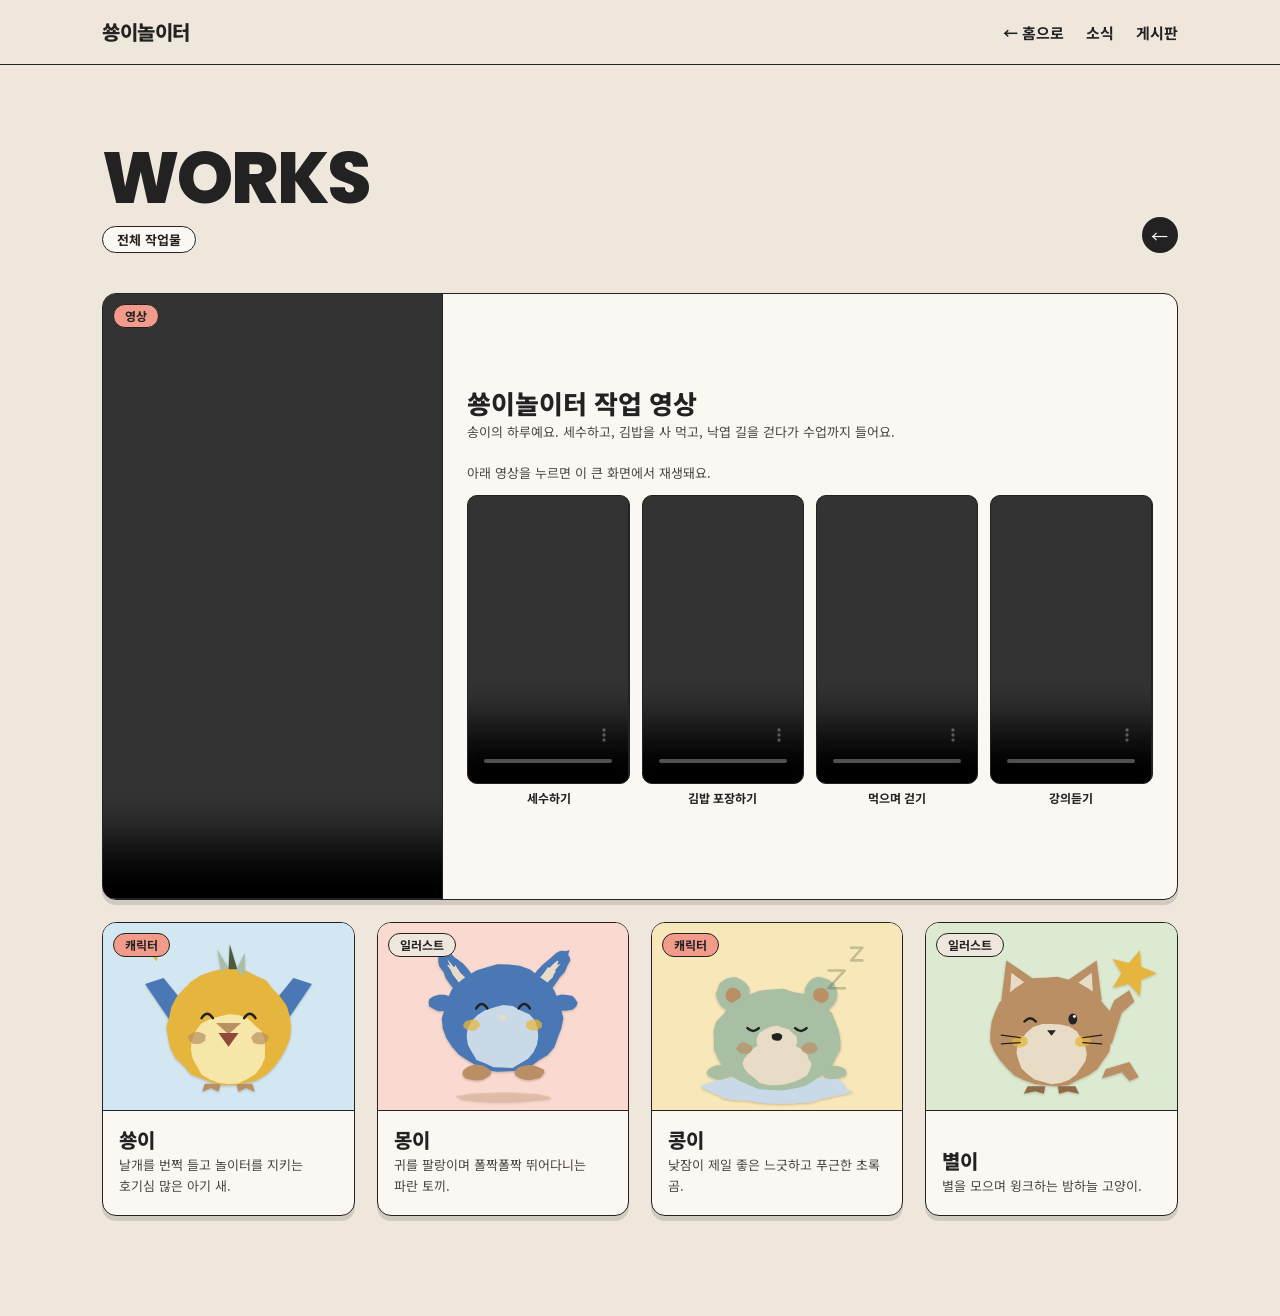
<file: works.html>
<!DOCTYPE html>
<html lang="ko">
<head>
  <meta charset="UTF-8">
  <meta name="viewport" content="width=device-width, initial-scale=1">
  <title>전체 작업물 · 쑝이놀이터</title>
  <meta name="description" content="쑝이놀이터의 모든 작업물을 모아 봤어요.">
  <link rel="preconnect" href="https://fonts.googleapis.com">
  <link rel="preconnect" href="https://fonts.gstatic.com" crossorigin>
  <link href="https://fonts.googleapis.com/css2?family=Noto+Sans+KR:wght@400;500;700;800&family=Poppins:wght@800&display=swap" rel="stylesheet">
  <link rel="stylesheet" href="style.css?v=84">
</head>
<body>

  <!-- 맨 위 메뉴 (홈과 같은 모양): 로고와 홈으로 가는 링크 -->
  <header class="nav">
    <a class="logo" href="index.html" aria-label="쑝이놀이터 홈으로">쑝이놀이터</a>
    <nav class="menu" aria-label="주 메뉴">
      <a href="index.html">← 홈으로</a>
      <a href="news.html">소식</a>
      <a href="board.html">게시판</a>
    </nav>
  </header>

  <main>
    <!-- 전체 작업물: 새 작업물은 홈(index.html)의 WORKS 카드와 이곳에 같이 넣어요 -->
    <section class="section news-page works-page">
      <div class="wrap">
        <div class="head">
          <div>
            <h2 class="en-title">WORKS</h2>
            <span class="pill-tag">전체 작업물</span>
          </div>
          <a class="more" href="index.html#works" aria-label="홈으로 돌아가기">←</a>
        </div>

        <div class="cards">
          <!-- 영상 카드: 세로 영상이라 카드 가로 전체를 쓰고 왼쪽 영상 + 오른쪽 글. 영상 파일은 work5-video.mp4, 제목 · 설명은 바꿔 쓰세요 -->
          <article class="card video-card">
            <div class="card-img" style="--c: var(--pastel-blue)">
              <span class="label coral">영상</span>
              <video src="work5-video.mp4#t=0.1" controls playsinline preload="metadata" aria-label="쑝이놀이터 작업 영상"></video>
            </div>
            <div class="card-body">
              <div><h3>쑝이놀이터 작업 영상</h3><p class="video-desc">송이의 하루예요. 세수하고, 김밥을 사 먹고, 낙엽 길을 걷다가 수업까지 들어요.</p></div>
              <p class="clips-hint">아래 영상을 누르면 이 큰 화면에서 재생돼요.</p>
              <!-- 8초 영상 4개 (영상을 바꾸거나 더하면 홈과 works.html 두 곳에 같이 넣어요) -->
              <div class="clips">
                <figure class="clip" data-desc="구름무늬 잠옷을 입은 송이가 졸린 눈으로 물을 받아 세수하며 잠에서 깨어나요.">
                  <video src="work6-washing.mp4#t=0.1" controls playsinline preload="metadata" aria-label="세수하기"></video>
                  <figcaption>세수하기</figcaption>
                </figure>
                <figure class="clip" data-desc="분식 가게에 들어간 송이가 포장된 김밥을 건네받아 소중히 들어요.">
                  <video src="work7-snackshop.mp4#t=0.1" controls playsinline preload="metadata" aria-label="김밥 포장하기"></video>
                  <figcaption>김밥 포장하기</figcaption>
                </figure>
                <figure class="clip" data-desc="단풍 든 공원 벤치에서 송이가 김밥을 먹고, 노란 낙엽이 깔린 길을 걸어가요.">
                  <video src="work8-walking.mp4#t=0.1" controls playsinline preload="metadata" aria-label="먹으며 걷기"></video>
                  <figcaption>먹으며 걷기</figcaption>
                </figure>
                <figure class="clip" data-desc="교실에 앉아 노트북으로 수업을 듣던 송이가 카메라를 보며 활짝 웃어요.">
                  <video src="work9-clip.mp4#t=0.1" controls playsinline preload="metadata" aria-label="강의듣기"></video>
                  <figcaption>강의듣기</figcaption>
                </figure>
              </div>
            </div>
          </article>
          <!-- 이미지 자리: img의 src를 내 작업 이미지로 바꾸면 돼요 -->
          <article class="card">
            <div class="card-img" style="--c: var(--pastel-blue)">
              <span class="label coral">캐릭터</span>
              <img src="work1-ssoongi.svg?v=5" alt="쑝이 작업 이미지">
            </div>
            <div class="card-body">
              <div><h3>쑝이</h3><p>날개를 번쩍 들고 놀이터를 지키는 호기심 많은 아기 새.</p></div>
            </div>
          </article>
          <article class="card">
            <div class="card-img" style="--c: var(--pastel-peach)">
              <span class="label beige">일러스트</span>
              <img src="work2-mongi.svg?v=5" alt="몽이 작업 이미지">
            </div>
            <div class="card-body">
              <div><h3>몽이</h3><p>귀를 팔랑이며 폴짝폴짝 뛰어다니는 파란 토끼.</p></div>
            </div>
          </article>
          <article class="card">
            <div class="card-img" style="--c: var(--pastel-yellow)">
              <span class="label coral">캐릭터</span>
              <img src="work3-kongi.svg?v=5" alt="콩이 작업 이미지">
            </div>
            <div class="card-body">
              <div><h3>콩이</h3><p>낮잠이 제일 좋은 느긋하고 푸근한 초록 곰.</p></div>
            </div>
          </article>
          <article class="card">
            <div class="card-img" style="--c: var(--pastel-green)">
              <span class="label beige">일러스트</span>
              <img src="work4-byeoli.svg?v=5" alt="별이 작업 이미지">
            </div>
            <div class="card-body">
              <div><h3>별이</h3><p>별을 모으며 윙크하는 밤하늘 고양이.</p></div>
            </div>
          </article>
        </div>
      </div>
    </section>
  </main>

  <!-- 작은 영상을 누르면 큰 화면으로 바꿔 재생 -->
  <script src="videoswap.js?v=2"></script>
</body>
</html>
</file>
<file: style.css>
/* =====================================================
   쑝이놀이터 — 동네 안내 책자 스타일
   색 · 글꼴 · 간격은 아래 :root 에서 바꾸면 전체에 적용돼요.
   ===================================================== */
:root {
  /* ----- 색 ----- */
  --bg: #EFE6DC;            /* 바탕: 연한 베이지 크림 */
  --bg-deep: #E2D5C4;       /* 맨 아래 연락 구역: 한 단계 진한 베이지 */
  --ivory: #FBF8F3;         /* 카드 · 박스 안쪽 */
  --ink: #222222;           /* 글자와 선 (완전한 검정은 쓰지 않음) */
  --gray: #6F695F;          /* 작은 보조 글 */
  --coral: #F29B8B;         /* 포인트 1: 이름표 · 강조 */
  --sky: #7FB8D8;           /* 포인트 2: 버튼 테두리 · 작은 장식 */
  --mustard: #E8B84F;       /* 포인트 3: 아주 조금만 */
  /* 파스텔 칸 배경 (건물 일러스트와 같은 톤) */
  --pastel-blue: #D3E7F3;
  --pastel-peach: #FAD9D0;
  --pastel-yellow: #F7E7B9;
  --pastel-green: #DCEAD2;
  --pastel-lilac: #E4DDF1;   /* 송이 칸 배경 */

  /* ----- 글꼴 ----- */
  --font-en: 'Poppins', 'Noto Sans KR', sans-serif;
  --font-ko: 'Noto Sans KR', sans-serif;

  /* ----- 간격 ----- */
  --side: 8%;               /* 좌우 여백 (PC) */
  --section-y: 100px;       /* 구역 위아래 여백 */
  --max: 1080px;            /* 내용 최대 너비 */
  --radius: 14px;           /* 카드 모서리 */
  --line: 1.5px solid var(--ink);
}

* { box-sizing: border-box; margin: 0; padding: 0; }
html { scroll-behavior: smooth; scroll-padding-top: 70px; }
body {
  background: var(--bg);
  color: var(--ink);
  font-family: var(--font-ko);
  font-size: 15px;
  line-height: 1.8;
  word-break: keep-all;
  -webkit-font-smoothing: antialiased;
}
a { color: inherit; text-decoration: none; }
img { display: block; max-width: 100%; }
ul { list-style: none; }
:focus-visible { outline: 3px solid var(--sky); outline-offset: 3px; }

/* 안쪽 내용 영역: 가운데 정렬, 최대 1080px */
.wrap { max-width: var(--max); margin: 0 auto; }
.section { padding: var(--section-y) var(--side); }

/* ===== 영문 큰 제목 (Poppins ExtraBold, 대문자, 글자 사이 살짝 좁게) ===== */
.en-title {
  font-family: var(--font-en); font-weight: 800; text-transform: uppercase;
  letter-spacing: -0.03em; line-height: 1.05;
  font-size: clamp(40px, 7vw, 72px);
}
/* 한글 이름표: 둥근 알약 모양 테두리 */
.pill-tag {
  display: inline-block; margin-top: 10px;
  font-size: 13px; font-weight: 700; line-height: 1.5;
  padding: 3px 14px; border: var(--line); border-radius: 999px; background: var(--ivory);
}
/* 제목 줄: 왼쪽 제목, 오른쪽 끝 '더 보기' 동그라미 버튼 */
.head { display: flex; justify-content: space-between; align-items: flex-end; margin-bottom: 40px; }
.more, .arrow {
  display: inline-flex; align-items: center; justify-content: center; flex: none;
  width: 36px; height: 36px; border-radius: 50%;
  background: var(--ink); color: var(--ivory);
  font-size: 17px; line-height: 1; transition: transform .25s ease;
}
button.more { border: 0; font-family: inherit; cursor: pointer; padding: 0; }
.more[hidden] { display: none; }
.more:hover, .card:hover .arrow, .row:hover .arrow { transform: scale(1.12); }

/* ===== 1. 맨 위 메뉴 ===== */
.nav {
  position: fixed; top: 0; left: 0; right: 0; z-index: 50;
  display: flex; justify-content: space-between; align-items: center;
  padding: 14px var(--side);
  background: var(--bg);
  border-bottom: 1px solid var(--ink);          /* 아주 얇은 선 */
  transition: padding .35s ease;
}
/* 스크롤을 내리면(.slim) 위아래 여백과 글자가 줄어 얇아짐 */
.nav.slim { padding-top: 6px; padding-bottom: 6px; }
.logo, .menu { transition: font-size .35s ease; }
.nav.slim .logo { font-size: 16px; }
.nav.slim .menu { font-size: 14px; }
.logo { font-weight: 800; font-size: 20px; letter-spacing: -0.03em; }
.menu { display: flex; gap: 22px; font-size: 15px; font-weight: 700; }
.menu a:hover { text-decoration: underline; text-underline-offset: 5px; text-decoration-thickness: 2px; text-decoration-color: var(--coral); }

/* ===== 2. 첫 화면 ===== */
.hero { --town-h: clamp(70px, 10vw, 200px); padding-top: 130px; position: relative; overflow: hidden; }   /* --town-h: 집과 나무 띠 높이(화면 너비에 비례) */
.hero .wrap { transform-origin: 50% 0; will-change: transform, opacity; max-width: none; padding-inline: max(var(--side), calc((100% - var(--max)) / 2)); }
.hero .en-title { font-size: clamp(40px, 8.4vw, 100px); }
.hero .en-title span { display: block; }
/* 한 단어만 코랄 형광펜 효과: 물결 모양 띠가 옆으로 천천히 흘러서 두꺼워졌다 얇아졌다 하며 물결치는 것처럼 보임 */
mark {
  color: inherit; background-color: transparent;   /* 브라우저 기본 노란 배경 없앰 */
  background-image: url("data:image/svg+xml,%3Csvg xmlns=%27http://www.w3.org/2000/svg%27 viewBox=%270 0 48 20%27 preserveAspectRatio=%27none%27%3E%3Cpath d=%27M0 10 Q12 0 24 10 T48 10 V20 H0 Z%27 fill=%27%23F29B8B%27/%3E%3C/svg%3E");
  background-repeat: repeat-x;
  background-size: 56px 42%;        /* 물결 한 마디의 너비 · 띠의 높이 */
  background-position: 0 90%;
  padding: 0 4px; margin: 0 -4px;
  animation: wave-flow 50s linear infinite;   /* 물결 한 줄(script.js가 랜덤으로 만듦)이 천천히 흐름 */
}
@keyframes wave-flow { to { background-position: var(--tile, 56px) 90%; } }
@media (prefers-reduced-motion: reduce) { mark { animation: none; } }
.lead { margin-top: 20px; font-size: 16px; max-width: 34em; }
.hint {
  display: none;                      /* 기본은 숨김: 휴대폰 · 터치에서는 안 보임 */ margin-top: 14px; font-size: 13px; font-weight: 700; line-height: 1.5;
  padding: 5px 16px; border: 2px solid var(--sky); border-radius: 999px; background: var(--ivory);
}
/* 마우스가 있는 컴퓨터(포인터 기능이 켜지는 곳)에서만 보임 */
@media (hover: hover) and (pointer: fine) and (min-width: 701px) { .hint { display: inline-block; } }

/* 아치(윗부분이 둥근 문 모양) 칸 4개: 가운데 둘은 더 크게, 높이는 엇갈리게 */
.arches {
  display: flex; align-items: flex-end; justify-content: center; gap: 18px;
  margin-top: 48px; padding-bottom: calc(var(--town-h) * .54);
}
.arch {
  flex: 1; max-width: 230px; border: 0;                 /* 검정 테두리 없음 */
  border-radius: 999px 999px 0 0;
  display: flex; align-items: flex-end; justify-content: center;
  padding: 0 14px 0;
  overflow: hidden;
}
.arch .cimg { display: block; width: 100%; margin-bottom: 38px; }   /* 아래 이름표 자리를 비움 */
.arch-name { position: absolute; left: 0; right: 0; bottom: 9px; margin: 0 auto; width: max-content; font-size: 12px; font-weight: 800; line-height: 1.5; padding: 1px 12px; border: var(--line); border-radius: 999px; background: var(--ivory); pointer-events: none; opacity: 0; transform: translateY(8px); transition: opacity .35s ease, transform .35s cubic-bezier(.22, 1, .36, 1); }   /* 평소엔 숨김 */
.arch:hover .arch-name, .arch:focus-visible .arch-name { opacity: 1; transform: none; }   /* 마우스를 올리면 아래에서 떠오르며 나타남 */
.cimg img { display: block; width: 100%; height: auto; }
.a1 { height: 270px; background: var(--pastel-yellow); margin-bottom: 40px; }
.a2 { height: 360px; background: var(--pastel-blue); max-width: 250px; }
.a3 { height: 340px; background: var(--pastel-green); max-width: 250px; margin-bottom: 20px; }
.a4 { height: 250px; background: var(--pastel-peach); margin-bottom: 60px; }

/* 건물과 나무 띠 장식: 첫 화면 맨 아래 */
.town { display: block; width: 100%; height: var(--town-h); margin-top: calc(var(--town-h) * -.54); position: relative; }   /* 화면이 커지면 집과 나무도 함께 커지고, 작아지면 함께 작아짐 */
.town-move { animation: town-slide 60s linear infinite; }   /* 60초에 한 칸: 천천히 */
@keyframes town-slide { to { transform: translateX(-600px); } }
@media (prefers-reduced-motion: reduce) { .town-move { animation: none; } }

/* ===== 3. NEWS ===== */
.news-box { background: var(--ivory); border: var(--line); border-radius: var(--radius); padding: 8px 30px; }
.row { display: flex; align-items: center; gap: 18px; padding: 18px 0; border-bottom: 1.5px dotted rgba(34,34,34,.5); }
.row:last-child { border-bottom: 0; }
.sq { width: 58px; height: 58px; flex: none; background: var(--c); border: var(--line); border-radius: 8px; overflow: hidden; display: flex; align-items: flex-end; justify-content: center; }
.sq img { width: 90%; }
.row-text { flex: 1; min-width: 0; display: flex; flex-direction: column; }
.row-text strong { font-size: 16px; font-weight: 700; line-height: 1.5; }
.row-text small { font-size: 12px; color: var(--gray); }
.row .arrow { width: 28px; height: 28px; font-size: 14px; }

/* ===== 4. WORKS ===== */
.cards { display: grid; grid-template-columns: repeat(4, 1fr); gap: 22px; }
.card {
  display: flex; flex-direction: column;
  background: var(--ivory); border: var(--line); border-radius: var(--radius);
  box-shadow: 0 5px 0 rgba(34,34,34,.14);       /* 아래쪽에 살짝 그림자 */
  overflow: hidden; transition: transform .3s ease;
}
.card:hover { transform: translateY(-4px); }
.card-img { position: relative; background: var(--c); aspect-ratio: 4 / 3; display: flex; align-items: flex-end; justify-content: center; border-bottom: var(--line); }
.card-img img { width: 100%; height: 100%; object-fit: contain; }
.label {
  position: absolute; left: 10px; top: 10px; z-index: 1;
  font-size: 12px; font-weight: 700; line-height: 1.5; padding: 2px 11px;
  border: var(--line); border-radius: 999px;
}
.label.coral { background: var(--coral); }
.label.beige { background: var(--bg); }
.card-body { display: flex; align-items: flex-end; justify-content: space-between; gap: 10px; padding: 16px 16px 18px; flex: 1; }
.card-body h3 { font-size: 20px; font-weight: 800; line-height: 1.3; margin-bottom: 2px; }
.card-body p { font-size: 13px; line-height: 1.6; color: #4a4640; }

/* ===== 5. ABOUT ===== */
.about { display: grid; grid-template-columns: 300px 1fr; gap: 56px; align-items: center; }
.profile {
  width: 100%; aspect-ratio: 5 / 6; background: var(--pastel-yellow);
  border: var(--line); border-radius: 999px 999px 14px 14px;     /* 아치형 프로필 칸 */
  display: flex; align-items: flex-end; justify-content: center; overflow: hidden; padding: 0 20px;
}
.profile img { width: 100%; margin-bottom: 12px; }
.about-text h3 { font-size: clamp(22px, 3vw, 28px); font-weight: 800; margin-bottom: 8px; line-height: 1.4; }
.about-text p { margin-bottom: 20px; max-width: 34em; }
.tags { display: flex; flex-wrap: wrap; gap: 8px; }
.tags li { font-size: 13px; font-weight: 700; line-height: 1.5; padding: 4px 16px; border: var(--line); border-radius: 999px; background: var(--ivory); }
.tags li:nth-child(1) { background: var(--coral); }
.tags li:nth-child(2) { border-color: var(--sky); border-width: 2px; }

/* ===== 쑝이와 친구들 ===== */
.friend-grid { display: grid; grid-template-columns: repeat(5, 1fr); gap: 18px; }
.friend { text-align: center; }
.friend-arch {
  aspect-ratio: 4 / 5; background: var(--c); border-radius: 999px 999px 14px 14px;
  display: flex; align-items: flex-end; justify-content: center; overflow: hidden; padding: 0 14px;
  margin-bottom: 14px; transition: transform .3s ease;
}
.friend-arch img { width: 100%; margin-bottom: 8px; }
.friend:hover .friend-arch { transform: translateY(-4px); }
.friend h3 { font-size: 20px; font-weight: 800; line-height: 1.3; }
.friend p { font-size: 13px; color: #4a4640; }
@media (max-width: 960px) { .friend-grid { grid-template-columns: 1fr 1fr; } .friend:last-child:nth-child(odd) { grid-column: 1 / -1; width: 50%; justify-self: center; } }   /* 5번째(송이)는 가운데 */
@media (max-width: 700px) { .friend-grid { gap: 14px; } }
@media (prefers-reduced-motion: reduce) { .friend-arch { transition: none; } }

/* 타이핑 효과 (ABOUT 소개) */
.sr-only { position: absolute; width: 1px; height: 1px; overflow: hidden; clip: rect(0 0 0 0); white-space: nowrap; }
.type-rest { visibility: hidden; }
.type-caret { width: 2px; height: 1.05em; margin-left: 2px; vertical-align: -0.15em; background: var(--coral); animation: caret-blink 1s steps(1) infinite; }
@keyframes caret-blink { 50% { opacity: 0; } }

/* ===== 6. CONTACT ===== */
.contact { position: relative; isolation: isolate; padding: var(--section-y) var(--side) 50px; text-align: center; }
/* 진한 베이지 바탕 띠: 처음엔 얇다가 스크롤을 내리면 아래에서 위로 두꺼워짐(--grow는 script.js가 0~1로 바꿈) */
.contact::before {
  content: ""; position: absolute; left: 0; right: 0; bottom: 0; z-index: -1;
  height: calc(var(--grow, 1) * 100%); background: var(--bg-deep); border-top: var(--line);
}
.en-title.big { font-size: clamp(48px, 10vw, 120px); }
.contact-lead { margin: 18px 0 28px; }
.buttons { display: flex; flex-wrap: wrap; gap: 12px; justify-content: center; margin-bottom: 70px; }
.btn {
  display: inline-block; font-size: 14px; font-weight: 700; line-height: 1.5;
  padding: 11px 26px; border-radius: 999px; border: var(--line); transition: transform .25s ease;
}
.btn:hover { transform: translateY(-2px); }
.btn.dark { background: var(--ink); color: var(--ivory); }
.btn.line { background: var(--ivory); border-color: var(--sky); border-width: 2px; }
.copy { font-size: 12px; color: var(--gray); }

/* ===== 스크롤을 따라다니는 연락하기 · 맨 위로 버튼 ===== */
.float {
  position: fixed; right: 20px; bottom: 20px; z-index: 60;
  display: flex; flex-direction: column; align-items: flex-end; gap: 10px;
}
/* 연락하기는 처음부터 항상 떠 있고, 맨 위로 버튼만 스크롤을 내리면(.show) 나타남 */
.float .to-top { opacity: 0; visibility: hidden; transform: translateY(12px); transition: opacity .3s, transform .3s, visibility .3s; }
.float.show .to-top { opacity: 1; visibility: visible; transform: none; }
.float.show .to-top:hover { transform: translateY(-3px); }
/* 배경음악 버튼 (처음엔 꺼짐: 빗금 있는 음표, 켜지면 코랄색 + 음표가 통통) */
.bgm {
  position: relative; width: 46px; height: 46px; border-radius: 50%; cursor: pointer;
  border: 2px solid var(--sky); background: var(--ivory); color: var(--ink);
  font-size: 22px; line-height: 1; display: flex; align-items: center; justify-content: center;
  box-shadow: 0 3px 8px rgba(34,34,34,.18); transition: transform .2s, background .25s;
}
.bgm:hover { transform: translateY(-3px); }
.bgm[aria-pressed="false"]::after { content: ""; position: absolute; left: 9px; right: 9px; top: 50%; border-top: 2px solid var(--ink); transform: rotate(-40deg); }
.bgm[aria-pressed="true"] { background: var(--coral); border-color: var(--ink); }
.bgm[aria-pressed="true"] span { animation: note-bob 1s ease-in-out infinite; }
@keyframes note-bob { 0%, 100% { transform: translateY(1px) rotate(-6deg); } 50% { transform: translateY(-3px) rotate(6deg); } }
@media (prefers-reduced-motion: reduce) { .bgm, .bgm span { transition: none; animation: none !important; } }
.float-contact { box-shadow: 0 3px 8px rgba(34,34,34,.18); }
.to-top {
  width: 46px; height: 46px; border-radius: 50%; border: var(--line); cursor: pointer;
  background: var(--mustard); color: var(--ink);
  display: flex; align-items: center; justify-content: center;
  box-shadow: 0 3px 8px rgba(34,34,34,.18); transition: transform .2s;
}
.to-top:hover { transform: translateY(-3px); }

/* ===== 스크롤하면 아래에서 부드럽게 올라오며 나타남 (0.6초) ===== */
.js .reveal { opacity: 0; transform: translateY(34px); transition: opacity .9s cubic-bezier(.22, 1, .36, 1), transform 1s cubic-bezier(.22, 1, .36, 1); }
.js .reveal.in { opacity: 1; transform: none; }
/* 구역 안의 조각들(카드 · 소식 줄 · 친구 · 태그)은 0.09초 간격으로 차례로 흘러 올라옴 */
/* WORKS · FRIENDS 카드는 각자 화면에 들어올 때 하나씩 fade-up (script.js가 .up을 붙임) */
.js :is(.card, .friend, .row, .profile, .about-text, .tags li, .contact .wrap > *, .arch, #news .en-title, #works .en-title, #friends .en-title, #about .en-title, .hero .en-title > *, .hero .lead, .hero .hint, .hero .town):not(.up) { opacity: 0; }
.js :is(.card, .friend, .row, .profile, .about-text, .tags li, .contact .wrap > *, .arch, #news .en-title, #works .en-title, #friends .en-title, #about .en-title, .hero .en-title > *, .hero .lead, .hero .hint, .hero .town).up { animation: flow-up 1s cubic-bezier(.22, 1, .36, 1) backwards; }
/* NEWS · WORKS · FRIENDS 카드 안의 제목(이름) · 설명(날짜): 카드가 올라온 뒤 이어서 차례로 fade-up */
.js :is(.friend, .card, .row):not(.up) :is(h3, p, strong, small, .sq) { opacity: 0; }
.js :is(.friend, .card, .row).up :is(h3, p, strong, small, .sq) { animation: flow-up 1s cubic-bezier(.22, 1, .36, 1) backwards; animation-delay: calc(var(--d, 0s) + .3s); }
.js :is(.friend, .card, .row).up :is(p, small) { animation-delay: calc(var(--d, 0s) + .45s); }
.js .row.up .sq { animation-delay: calc(var(--d, 0s) + .15s); }   /* 썸네일이 먼저, 이어서 제목 · 날짜 */
:is(.cards, .friend-grid, .news-box, .tags) > :nth-child(2) { --i: 1; }
:is(.cards, .friend-grid, .news-box, .tags) > :nth-child(3) { --i: 2; }
:is(.cards, .friend-grid, .news-box, .tags) > :nth-child(4) { --i: 3; }
.friend-grid > :nth-child(5) { --i: 4; }
.about-text { --i: 1; }
@keyframes flow-up { from { opacity: 0; transform: translateY(26px); } to { opacity: 1; transform: none; } }

/* ===== 태블릿 ===== */
@media (max-width: 960px) {
  .cards { grid-template-columns: 1fr 1fr; }
}

/* ===== 휴대폰 ===== */
@media (max-width: 700px) {
  :root { --side: 20px; --section-y: 80px; }
  .menu { gap: 9px; font-size: 13px; }
  .nav.slim .menu { font-size: 13px; }
  .login-btn { padding: 2px 9px; }
  .logo { font-size: 16px; }
  .nav.slim .logo { font-size: 15px; }
  .hero { padding-top: 110px; }
  .arches { gap: 8px; }
  .arch { padding: 0 6px; }
  .a1 { height: 170px; } .a2 { height: 230px; } .a3 { height: 215px; } .a4 { height: 155px; }
  .cards { grid-template-columns: 1fr; }
  .about { grid-template-columns: 1fr; gap: 32px; }
  .profile { max-width: 240px; margin: 0 auto; }
  .news-box { padding: 4px 18px; }
}

/* ===== '움직임 줄이기' 설정을 켠 사람에게는 움직임을 끔 ===== */
@media (prefers-reduced-motion: reduce) {
  .nav, .logo, .menu { transition: none; }
  html { scroll-behavior: auto; }
  .js .reveal { opacity: 1; transform: none; transition: none; }
  .js .reveal :is(.card, .row, .friend, .tags li, .about-text, .profile) { opacity: 1 !important; animation: none !important; }
  .js :is(.card, .friend, .row, .profile, .about-text, .tags li, .contact .wrap > *, .arch, #news .en-title, #works .en-title, #friends .en-title, #about .en-title, .hero .en-title > *, .hero .lead, .hero .hint, .hero .town) { opacity: 1 !important; animation: none !important; }
  .js :is(.friend, .card, .row) :is(h3, p, strong, small, .sq) { opacity: 1 !important; animation: none !important; }
  .card, .more, .arrow, .btn, .float, .to-top { transition: none; }
}

/* ===== 로그인 버튼 (헤더) + BOARD 게시판 ('동네 안내 책자' 스타일: 아이보리 카드 · 먹색 테두리 · 알약 이름표 · 캐릭터 얼굴) ===== */
.login-btn {
  font: inherit; font-weight: 700; cursor: pointer; color: var(--ink);
  background: var(--ivory); border: 2px solid var(--sky); border-radius: 999px; padding: 2px 14px;
  transition: transform .25s ease;
}
.login-btn:hover { transform: translateY(-2px); }
.post-form[hidden], .board-login[hidden], .admin[hidden], #adminLink[hidden] { display: none; }
.admin { padding-bottom: 0; }   /* 관리자 구역은 BOARD 바로 위에 붙여 보이게 */
#adminLink { color: var(--coral); }
.board-count { margin-left: 10px; font-size: 12px; font-weight: 700; color: var(--gray); }

/* 글쓰기 칸 */
.post-form {
  position: relative; display: grid; gap: 12px; margin-bottom: 28px; padding: 30px 24px 20px;
  background: var(--ivory); border: var(--line); border-radius: var(--radius);
  box-shadow: 0 4px 0 rgba(34, 34, 34, .08);
}
.form-tag { position: absolute; top: -14px; left: 20px; margin: 0; background: var(--coral); }   /* 칸 위에 걸친 '글쓰기' 이름표 */
.post-form input, .post-form textarea {
  font: inherit; color: var(--ink); width: 100%; box-sizing: border-box;
  background: var(--bg); border: var(--line); border-radius: 10px; padding: 10px 14px; resize: vertical;
}
.post-form input:focus, .post-form textarea:focus { outline: 2px solid var(--sky); outline-offset: 1px; }
.post-form-foot { display: flex; justify-content: space-between; align-items: center; gap: 12px; flex-wrap: wrap; }
.post-form-foot small, .post small { font-size: 12px; color: var(--gray); }
.post-form .btn:disabled { opacity: .5; cursor: default; }
.board-login {
  display: flex; align-items: center; justify-content: center; gap: 6px; flex-wrap: wrap; text-align: center;
  margin-bottom: 28px; padding: 14px 18px; color: var(--gray);
  background: var(--ivory); border: 1.5px dashed rgba(34, 34, 34, .5); border-radius: var(--radius);
}
.link-btn { font: inherit; font-weight: 700; color: var(--ink); background: none; border: 0; padding: 0; cursor: pointer; text-decoration: underline; text-decoration-color: var(--coral); text-decoration-thickness: 2px; text-underline-offset: 4px; }

/* 글 목록: 왼쪽 캐릭터 얼굴 + 오른쪽 제목 · 내용 · 이름표 */
.post-list { list-style: none; margin: 0; padding: 0; display: grid; gap: 14px; }
.post, .post-empty {
  background: var(--ivory); border: var(--line); border-radius: var(--radius);
  box-shadow: 0 4px 0 rgba(34, 34, 34, .08);
}
.post { position: relative; display: flex; gap: 16px; align-items: flex-start; padding: 18px 20px; transition: transform .3s ease, box-shadow .3s ease; }
.post:hover { transform: translateY(-4px); box-shadow: 0 8px 0 rgba(34, 34, 34, .08); }   /* 마우스를 올리면 4px 떠오름 */
.post.in { animation: flow-up 1s cubic-bezier(.22, 1, .36, 1) backwards; animation-delay: var(--d, 0s); }   /* 처음 열릴 때 차례로 올라옴 */
.avatar { width: 54px; height: 54px; flex: none; background: var(--c); border: var(--line); border-radius: 27px 27px 8px 8px; overflow: hidden; display: flex; align-items: flex-end; justify-content: center; }   /* 위쪽만 둥근 아치 */
.avatar img { width: 88%; }
.post-main { flex: 1; min-width: 0; }
.post h3 { margin: 0 0 6px; font-size: 17px; font-weight: 800; line-height: 1.5; padding-right: 56px; overflow-wrap: anywhere; }
.post p { margin: 0 0 12px; white-space: pre-wrap; overflow-wrap: anywhere; }
.post-meta { display: flex; align-items: center; gap: 8px; flex-wrap: wrap; }
.post-name { font-size: 12px; font-weight: 700; line-height: 1.5; padding: 1px 10px; border: var(--line); border-radius: 999px; background: var(--bg); }
.post-del {
  position: absolute; top: 14px; right: 14px; font: inherit; font-size: 12px; font-weight: 700; cursor: pointer;
  color: var(--ink); background: var(--bg); border: var(--line); border-radius: 999px; padding: 1px 10px;
}
.post-del:hover { background: var(--pastel-peach); }
/* 맨 위 고정 소식: 코랄 줄 + '고정' 알약 + 관리자 고정 버튼(news.html) */
.row.pinned { box-shadow: inset 5px 0 0 var(--coral); padding-left: 14px; }
.pin-badge { font-size: 12px; font-weight: 700; line-height: 1.5; padding: 1px 10px; border-radius: 999px; background: var(--coral); border: var(--line); color: var(--ink); }
.row-pin { flex: none; font: inherit; font-size: 12px; font-weight: 700; cursor: pointer; color: var(--ink); background: var(--bg); border: 2px solid var(--sky); border-radius: 999px; padding: 0 10px; }
.row-pin:hover { background: var(--pastel-blue); }
.post-empty { display: flex; flex-direction: column; align-items: center; gap: 8px; padding: 26px 20px; color: var(--gray); text-align: center; }
.post-empty img { width: 64px; }
@media (max-width: 700px) {
  .post { gap: 12px; padding: 16px 14px; }
  .avatar { width: 44px; height: 44px; border-radius: 22px 22px 8px 8px; }
  .post-form { padding: 28px 16px 16px; }
}
@media (prefers-reduced-motion: reduce) {
  .post, .login-btn { transition: none; }
  .post.in { animation: none; }
}

/* 전체 소식 페이지(news.html): 고정 헤더에 가리지 않게 위 여백 */
.news-page { padding-top: 140px; min-height: 80vh; }
.news-page .post-empty { box-shadow: none; border: 0; }
/* 전체 작업물 페이지(works.html)는 홈 WORKS와 같은 카드 모양을 씀 (위쪽 여백만 .news-page로 맞춤) */
/* 영상 카드(세로 영상): 카드 가로 전체, 왼쪽 영상 + 오른쪽 글 / 휴대폰은 위아래 */
.video-card { grid-column: 1 / -1; flex-direction: row; }
.video-card:hover { transform: none; }
.video-card .card-img { flex: none; width: min(340px, 42%); aspect-ratio: 9 / 16; border-bottom: 0; border-right: var(--line); }
.card-img video { width: 100%; height: 100%; object-fit: contain; background: var(--ink); display: block; }
.video-card .card-body { align-items: center; padding: 24px; }
.video-card .card-body h3 { font-size: 26px; word-break: keep-all; }
/* 큰 영상 카드 오른쪽 흰 부분: 제목 · 설명 아래에 8초 영상 4개(작은 세로 영상) */
.video-card .card-body { flex-direction: column; align-items: stretch; justify-content: center; gap: 20px; }
.clips-hint { margin: 0 0 -8px; font-size: 12px; color: var(--gray); }
.clip video { cursor: pointer; }
/* WORKS 카드(쑝이 · 몽이 · 콩이 · 별이)에 마우스를 올리면 부드럽게 떠오르며 살짝 커지고 그림자가 짙어짐 (큰 영상 카드는 영상 조작 때문에 제외) */
@media (prefers-reduced-motion: no-preference) {
  .card { transition: transform .4s cubic-bezier(.22, 1, .36, 1), box-shadow .4s ease; }
}
@media (hover: hover) and (pointer: fine) {
  .card:not(.video-card):hover {
    transform: translateY(-8px) scale(1.03);
    box-shadow: 0 5px 0 rgba(34, 34, 34, .14), 0 18px 26px rgba(34, 34, 34, .24);
    position: relative; z-index: 2;
  }
}
@media (prefers-reduced-motion: reduce) { .card:not(.video-card):hover { transform: none; } }
/* 작은 영상에 마우스를 올리면 부드럽게 떠오르며 살짝 커지고 그림자가 생김 (마우스가 있는 기기에서만) */
.clip { transition: transform .35s cubic-bezier(.22, 1, .36, 1); }
.clip video { transition: box-shadow .35s ease; }
@media (hover: hover) and (pointer: fine) {
  .clip:hover { transform: translateY(-6px) scale(1.07); position: relative; z-index: 2; }
  .clip:hover video { box-shadow: 0 14px 22px rgba(34, 34, 34, .3); }
}
@media (prefers-reduced-motion: reduce) {
  .clip, .clip video { transition: none; }
  .clip:hover { transform: none; }
}
.clips { display: grid; grid-template-columns: repeat(4, 1fr); gap: 12px; }
.clip { margin: 0; }
.clip video { display: block; width: 100%; aspect-ratio: 9 / 16; object-fit: contain; background: var(--ink); border: var(--line); border-radius: 10px; }
.clip figcaption { margin-top: 6px; font-size: 12px; font-weight: 700; line-height: 1.4; text-align: center; word-break: keep-all; }
@media (max-width: 960px) { .clips { grid-template-columns: repeat(2, 1fr); } }
@media (max-width: 700px) {
  .video-card { flex-direction: column; }
  .video-card .card-img { width: 100%; max-width: 360px; margin: 0 auto; border-right: 0; border-bottom: var(--line); }
}
/* 관리자가 올린 소식 줄: 삭제 버튼 + 내용 */
.row-text p { margin: 2px 0 0; font-size: 14px; color: var(--gray); overflow-wrap: anywhere; white-space: pre-wrap; }
.row-del { flex: none; font: inherit; font-size: 12px; font-weight: 700; cursor: pointer; color: var(--ink); background: var(--bg); border: var(--line); border-radius: 999px; padding: 1px 10px; }
.row-del:hover { background: var(--pastel-peach); }

/* ===== 첫 화면 HELLO! 옆 오늘 날짜 (숫자 굴리기) ===== */
.title-row { display: flex; align-items: flex-start; flex-wrap: wrap; gap: 0 28px; }
/* HELLO! 줄: 날짜가 옆에 나란히(좁은 화면에서는 아래로 내려감) */
.hero .en-title .hello-row { display: flex; flex-wrap: wrap; align-items: baseline; gap: 0 .4em; }
/* 날짜는 제목과 같은 글꼴 · 굵기로, 크기는 제목의 절반 정도, 캡슐 없이 */
.hero .en-title .hello-word { display: inline-block; }
/* 스크롤하면 헤더 밑에 남는 HELLO! */
.hello-dock {
  position: fixed; z-index: 45; opacity: 0; pointer-events: none; white-space: nowrap;
  font-family: var(--font-en); font-weight: 800; text-transform: uppercase; letter-spacing: -0.03em; line-height: 1.05;
  color: var(--ink); background: var(--bg); padding: 0 8px; margin-left: -8px; border-radius: 10px;
  transition: opacity .3s ease; transform-origin: 0 60%;
}
/* 작은 HELLO!: 부드럽게 나타나며 통통 튐 */
.hello-dock { text-decoration: none; }
.hello-dock.on { pointer-events: auto; cursor: pointer; }          /* 자리 잡은 제목은 눌러서 이동 */
.hello-dock.on:hover { text-decoration: underline; text-decoration-color: var(--coral); text-decoration-thickness: 3px; text-underline-offset: 4px; }
/* 구역 제목: 헤더 밑에 닿는 순간 통통 한 번 튐 */
.hello-dock.settle { animation: dock-bounce .5s cubic-bezier(.34, 1.4, .64, 1); }
@keyframes dock-bounce {
  0%   { transform: none; }
  40%  { transform: translateY(5px) scale(1.2); }
  72%  { transform: translateY(-2px) scale(.95); }
  100% { transform: none; }
}
#helloDock.pop { opacity: 1; animation: dock-pop .6s cubic-bezier(.34, 1.4, .64, 1) both; }
@keyframes dock-pop {
  0%   { opacity: 0; transform: translateY(-14px) scale(.4); }
  55%  { opacity: 1; transform: translateY(5px) scale(1.18); }
  78%  { transform: translateY(-2px) scale(.95); }
  100% { opacity: 1; transform: none; }
}
.today {
  display: inline-flex; align-items: center;
  font-family: var(--font-en); font-weight: 800; letter-spacing: -0.03em; line-height: 1.05;
  font-size: .5em;
}
.hero .en-title .today { display: inline-flex; }
.hero .en-title .today .ch { display: inline-block; }   /* 제목 안 span 규칙에 눌리지 않게 */
.today .ch { display: inline-block; width: .64em; text-align: center; }  /* 숫자 칸 폭 고정: 흔들리지 않게 */
.today .ch.dot { width: .3em; }
.today .ch.rolling { opacity: .45; }                                    /* 돌아가는 동안 흐리게 */
.today .ch.stop { animation: pop .35s ease; color: var(--ink); }
.today .ch.stop:not(.dot) { background: linear-gradient(transparent 70%, var(--coral) 70%, var(--coral) 92%, transparent 92%); }
@keyframes pop { 0% { transform: scale(1); } 50% { transform: scale(1.25); } 100% { transform: scale(1); } }
@media (prefers-reduced-motion: reduce) { .today .ch.stop { animation: none; } }

/* ===== 첫 화면 캐릭터: 칸 안에서 랜덤하게 돌아다니고, 마우스를 올리면 인사 (움직임은 script.js) ===== */
.arch { position: relative; }
.arch .cimg { width: 78%; transform-origin: 50% 90%; }   /* 캐릭터 그림(눈이 마우스를 따라가도록 script.js가 그림 파일을 안에 넣음) */
.arch .cimg.moving { animation: hop var(--bounce, 1s) ease-in-out infinite; }   /* 걷는 동안 통통 */
.a1 .cimg { --bounce: .9s;  --jump: -9px;  }   /* 쑝이: 통통 */
.a2 .cimg { --bounce: 1.3s; --jump: -16px; }   /* 몽이: 폴짝폴짝 */
.a3 .cimg { --bounce: 1.8s; --jump: -5px;  }   /* 콩이: 느긋하게 */
.a4 .cimg { --bounce: 1.1s; --jump: -10px; }   /* 별이: 살랑살랑 */
@keyframes hop { 0%, 100% { transform: translateY(0); } 50% { transform: translateY(var(--jump, -8px)); } }

/* 인사 동작 5가지 (마우스를 올리면 랜덤으로 하나) */
.arch .cimg.g-wave   { animation: g-wave .9s ease-in-out; }
.arch .cimg.g-jump   { animation: g-jump .8s ease-out; }
.arch .cimg.g-spin   { animation: g-spin .8s ease-in-out; }
.arch .cimg.g-squish { animation: g-squish .7s ease-in-out; }
.arch .cimg.g-bow    { animation: g-bow .9s ease-in-out; }
@keyframes g-wave   { 0%, 100% { rotate: 0deg; } 20% { rotate: -14deg; } 40% { rotate: 14deg; } 60% { rotate: -12deg; } 80% { rotate: 10deg; } }
@keyframes g-jump   { 0%, 100% { transform: translateY(0); } 35% { transform: translateY(-28px); } 60% { transform: translateY(0); } 78% { transform: translateY(-14px); } }
@keyframes g-spin   { from { rotate: 0deg; } to { rotate: 360deg; } }
@keyframes g-squish { 0%, 100% { transform: scale(1, 1); } 30% { transform: scale(1.18, .8); } 60% { transform: scale(.92, 1.1); } }
@keyframes g-bow    { 0%, 100% { rotate: 0deg; } 40%, 60% { rotate: 18deg; } }

/* 인사 말풍선 */
.hi {
  position: absolute; top: 12%; left: 50%; z-index: 2; transform: translate(-50%, 6px);
  background: var(--ivory); border: var(--line); border-radius: 999px;
  font-size: 12px; font-weight: 700; line-height: 1.4; padding: 1px 10px; white-space: nowrap;
  opacity: 0; transition: opacity .2s, transform .2s; pointer-events: none;
}
.hi.show { opacity: 1; transform: translate(-50%, 0); }
@media (max-width: 700px) { .hi { font-size: 11px; padding: 0 7px; } }
@media (prefers-reduced-motion: reduce) { .arch .cimg { animation: none !important; } }

/* ===== 첫 화면 캐릭터를 누르면 마우스 포인터가 됨 (script.js) ===== */
.arch { cursor: pointer; }
.arch.picked { box-shadow: 0 0 0 3px var(--coral); }          /* 지금 포인터로 쓰는 캐릭터 표시 */
html.has-pet, html.has-pet * { cursor: none !important; }      /* 원래 화살표는 숨김 */
.pet {
  position: fixed; left: 0; top: 0; z-index: 9999; width: 56px; height: 56px;
  pointer-events: none; opacity: 0; transition: opacity .15s; will-change: transform;
}
.pet.on { opacity: 1; }
.pet img { width: 100%; height: 100%; object-fit: contain; display: block; filter: drop-shadow(0 2px 2px rgba(34,34,34,.25)); }
.pet.moving img { animation: pet-bob .35s ease-in-out infinite alternate; }
@keyframes pet-bob { from { transform: translateY(0) rotate(-5deg); } to { transform: translateY(-4px) rotate(5deg); } }
.toast {
  position: fixed; left: 50%; bottom: 28px; z-index: 9998; transform: translate(-50%, 10px);
  background: var(--ivory); border: var(--line); border-radius: 999px;
  font-size: 13px; font-weight: 700; padding: 6px 18px; opacity: 0; pointer-events: none;
  transition: opacity .25s, transform .25s; white-space: nowrap; box-shadow: 0 3px 8px rgba(34,34,34,.15);
}
.toast.show { opacity: 1; transform: translate(-50%, 0); }
@media (prefers-reduced-motion: reduce) { .pet.moving img { animation: none; } .pet, .toast { transition: none; } }

/* ===== 헤더 로고: 글자마다 글꼴이 천천히 바뀜 (script.js) ===== */
.logo span { display: inline-block; transition: opacity .8s ease; }
.logo span.fade { opacity: .08; }
</file>
